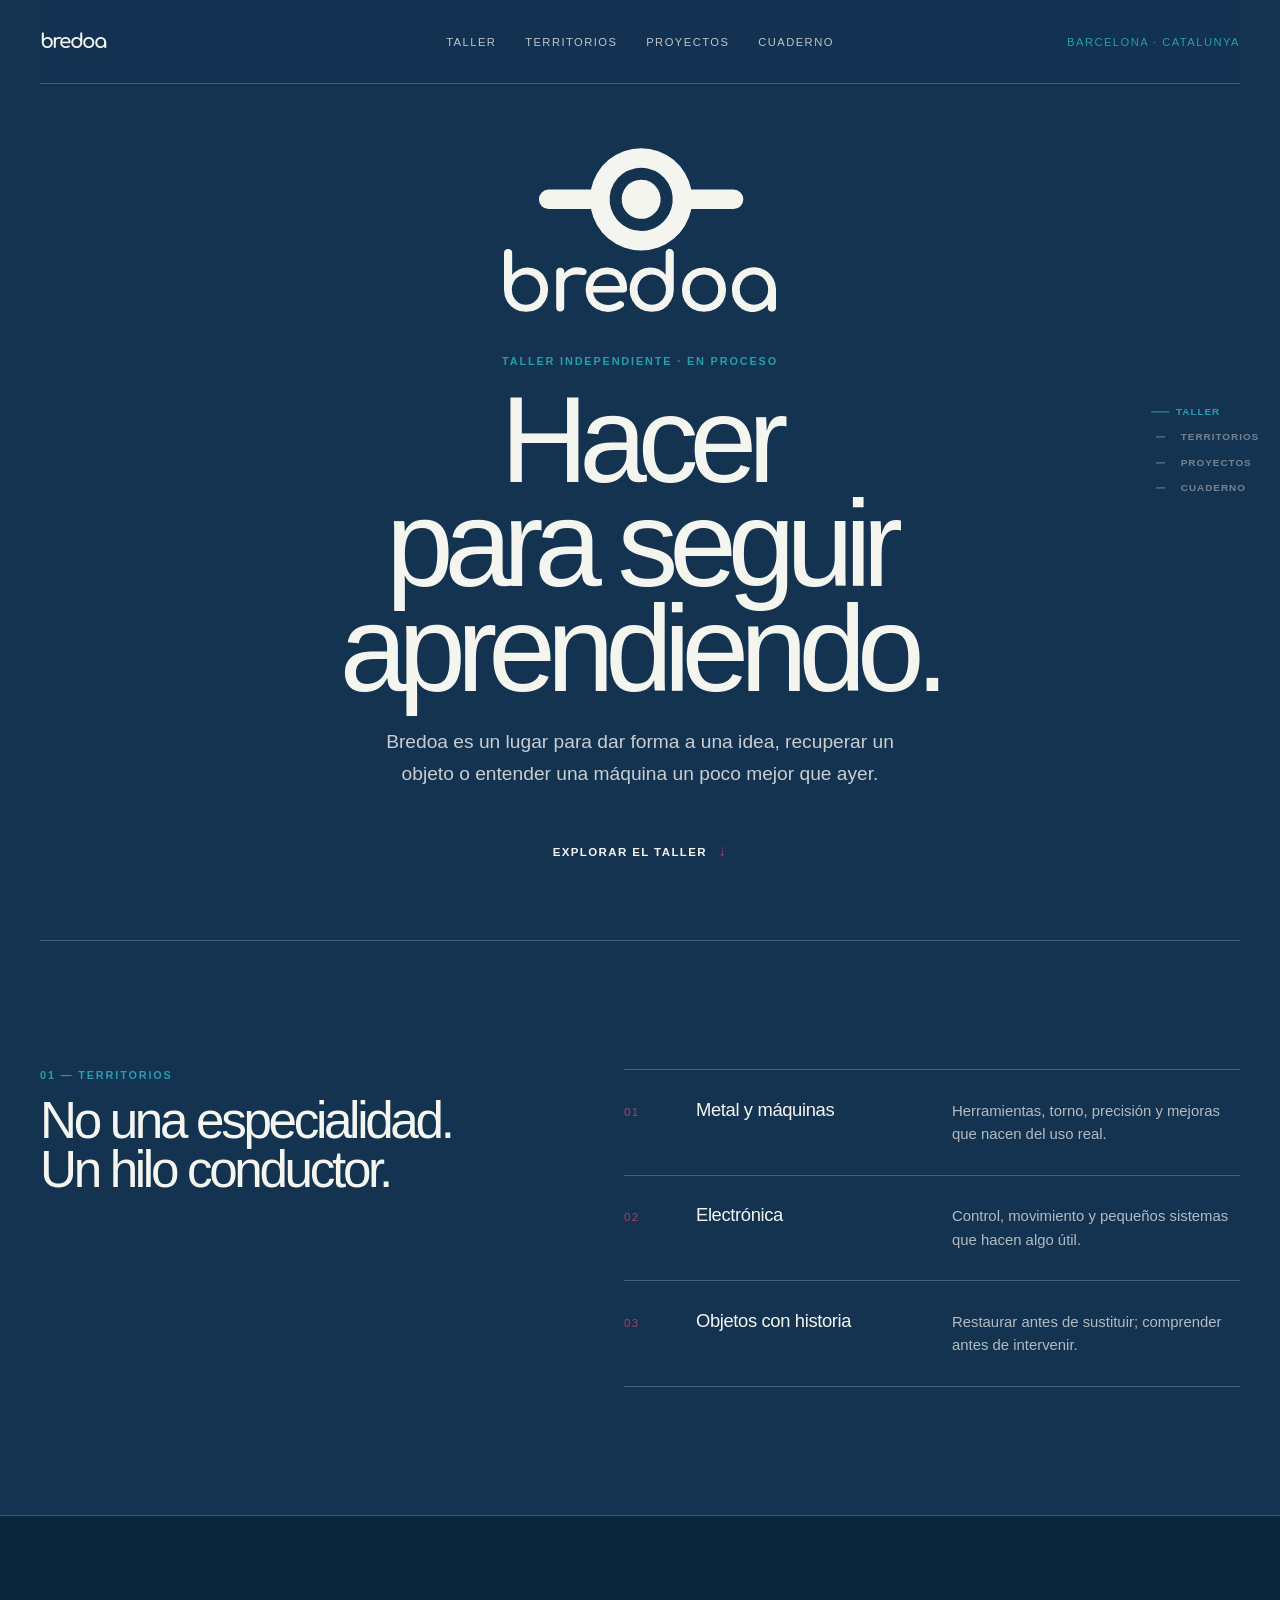
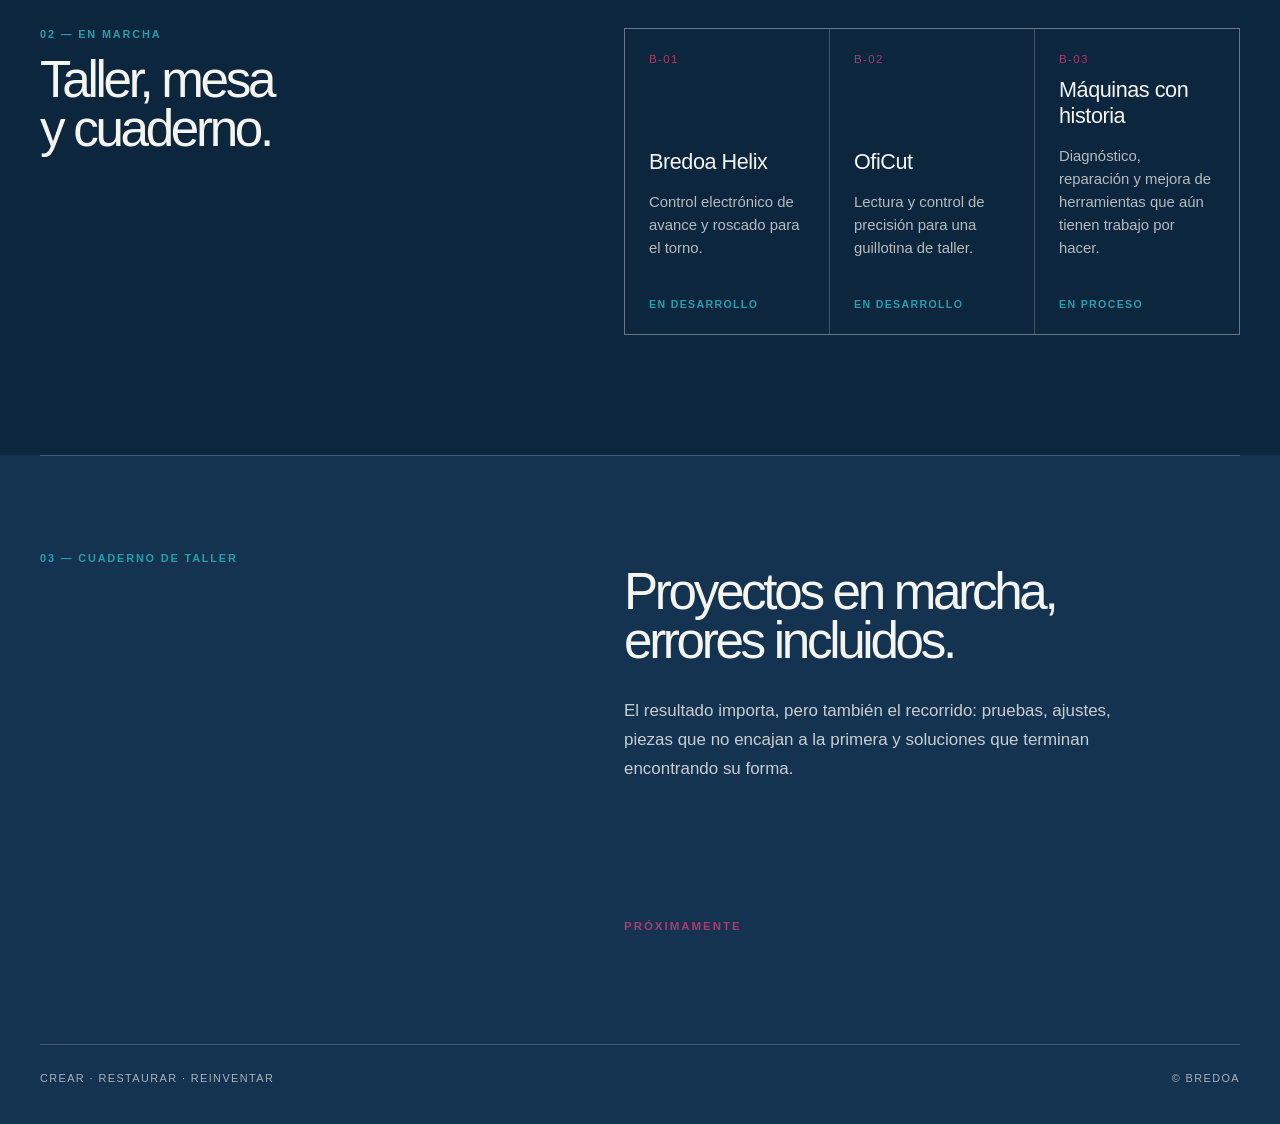
<file: index.html>
<!doctype html>
<html lang="es">
<head>
  <meta charset="utf-8">
  <meta name="viewport" content="width=device-width, initial-scale=1">
  <meta name="description" content="Bredoa — un taller para crear, restaurar y reinventar.">
  <title>Bredoa — Taller</title>
  <link rel="preconnect" href="https://fonts.googleapis.com">
  <link rel="preconnect" href="https://fonts.gstatic.com" crossorigin>
  <link href="https://fonts.googleapis.com/css2?family=Comfortaa:wght@400;500;600;700&display=swap" rel="stylesheet">
  <link rel="stylesheet" href="styles.css">
  <script src="app.js" defer></script>
</head>
<body>
  <header class="site-header">
    <a href="#taller" aria-label="Bredoa, inicio" class="wordmark">bredoa</a>
    <nav aria-label="Navegación principal">
      <a href="#taller">Taller</a>
      <a href="#territorios">Territorios</a>
      <a href="#proyectos">Proyectos</a>
      <a href="#cuaderno">Cuaderno</a>
    </nav>
    <div class="header-symbol" aria-hidden="true"></div>
    <span class="place">Barcelona · Catalunya</span>
  </header>

  <aside class="section-rail" aria-label="Recorrido de la página">
    <a href="#taller" data-section-link><span>00</span>Taller</a>
    <a href="#territorios" data-section-link><span>01</span>Territorios</a>
    <a href="#proyectos" data-section-link><span>02</span>Proyectos</a>
    <a href="#cuaderno" data-section-link><span>03</span>Cuaderno</a>
  </aside>

  <main>
    <section class="hero" id="taller" data-section aria-labelledby="hero-title">
      <div class="monogram" role="img" aria-label="Logotipo de Bredoa"></div>
      <p class="eyebrow reveal">Taller independiente · en proceso</p>
      <h1 id="hero-title" class="reveal">Hacer<br>para seguir<br>aprendiendo.</h1>
      <p class="intro reveal">Bredoa es un lugar para dar forma a una idea, recuperar un objeto o entender una máquina un poco mejor que ayer.</p>
      <a class="scroll-cue reveal" href="#territorios">Explorar el taller <span aria-hidden="true">↓</span></a>
    </section>

    <section class="territories" id="territorios" data-section aria-labelledby="territories-title">
      <div class="section-heading reveal">
        <p class="eyebrow">01 — Territorios</p>
        <h2 id="territories-title">No una especialidad.<br>Un hilo conductor.</h2>
      </div>
      <div class="territory-list">
        <article class="reveal">
          <p class="index">01</p>
          <h3>Metal y máquinas</h3>
          <p>Herramientas, torno, precisión y mejoras que nacen del uso real.</p>
        </article>
        <article class="reveal">
          <p class="index">02</p>
          <h3>Electrónica</h3>
          <p>Control, movimiento y pequeños sistemas que hacen algo útil.</p>
        </article>
        <article class="reveal">
          <p class="index">03</p>
          <h3>Objetos con historia</h3>
          <p>Restaurar antes de sustituir; comprender antes de intervenir.</p>
        </article>
      </div>
    </section>

    <section class="projects" id="proyectos" data-section aria-labelledby="projects-title">
      <div class="section-heading reveal">
        <p class="eyebrow">02 — En marcha</p>
        <h2 id="projects-title">Taller, mesa<br>y cuaderno.</h2>
      </div>
      <div class="project-grid">
        <article class="project-card reveal">
          <p class="project-code">B-01</p>
          <h3>Bredoa Helix</h3>
          <p>Control electrónico de avance y roscado para el torno.</p>
          <span>En desarrollo</span>
        </article>
        <article class="project-card reveal">
          <p class="project-code">B-02</p>
          <h3>OfiCut</h3>
          <p>Lectura y control de precisión para una guillotina de taller.</p>
          <span>En desarrollo</span>
        </article>
        <article class="project-card reveal">
          <p class="project-code">B-03</p>
          <h3>Máquinas con historia</h3>
          <p>Diagnóstico, reparación y mejora de herramientas que aún tienen trabajo por hacer.</p>
          <span>En proceso</span>
        </article>
      </div>
    </section>

    <section class="notebook" id="cuaderno" data-section aria-labelledby="notebook-title">
      <p class="eyebrow reveal">03 — Cuaderno de taller</p>
      <div class="reveal">
        <h2 id="notebook-title">Proyectos en marcha,<br>errores incluidos.</h2>
        <p>El resultado importa, pero también el recorrido: pruebas, ajustes, piezas que no encajan a la primera y soluciones que terminan encontrando su forma.</p>
      </div>
      <p class="status reveal">Próximamente</p>
    </section>
  </main>

  <footer>
    <span>Crear · Restaurar · Reinventar</span>
    <span>© Bredoa</span>
  </footer>
</body>
</html>
</file>
<file: styles.css>
:root {
  --navy: #143351;
  --navy-deep: #0c263e;
  --paper: #f5f5f0;
  --cyan: #279ead;
  --magenta: #a93c6a;
  --line: rgb(245 245 240 / 22%);
}

* { box-sizing: border-box; }
html { scroll-behavior: smooth; background: var(--navy-deep); }
body { margin: 0; background: var(--navy); color: var(--paper); font-family: Arial, Helvetica, sans-serif; }
a { color: inherit; }

.site-header,
main,
footer { width: min(1200px, calc(100% - 3rem)); margin: 0 auto; }

.site-header {
  position: sticky;
  top: 0;
  z-index: 10;
  display: grid;
  grid-template-columns: 1fr auto 1fr;
  align-items: center;
  min-height: 5.25rem;
  border-bottom: 1px solid var(--line);
  background: rgb(20 51 81 / 88%);
  backdrop-filter: blur(12px);
  font-size: .7rem;
  letter-spacing: .13em;
  text-transform: uppercase;
}

.wordmark {
  color: var(--paper);
  font: 700 1.25rem/1 "Comfortaa", Arial, sans-serif;
  letter-spacing: -.09em;
  text-decoration: none;
  text-transform: lowercase;
}

.site-header nav { display: flex; gap: 1.8rem; transition: opacity .3s ease; }
.site-header nav a { color: rgb(245 245 240 / 76%); text-decoration: none; }
.site-header nav a:hover, .scroll-cue:hover { color: var(--cyan); }
.place { justify-self: end; color: var(--cyan); }
.header-symbol {
  position: absolute;
  left: 50%;
  width: 4.25rem;
  aspect-ratio: 1.66;
  background: var(--paper);
  opacity: 0;
  pointer-events: none;
  transform: translateX(-50%) translateY(-.25rem) scale(.85);
  transition: opacity .3s ease, transform .3s ease;
  -webkit-mask: url("assets/logobredoa.svg") center / contain no-repeat;
  mask: url("assets/logobredoa.svg") center / contain no-repeat;
}
.is-scrolled .site-header nav { opacity: 0; pointer-events: none; }
.is-scrolled .header-symbol { opacity: 1; transform: translateX(-50%) translateY(0) scale(1); }

.section-rail {
  position: fixed;
  z-index: 5;
  top: 50%;
  right: max(1.3rem, calc((100vw - 1440px) / 2));
  display: grid;
  gap: .9rem;
  transform: translateY(-50%);
}
.section-rail a {
  display: grid;
  grid-template-columns: 1.55rem auto;
  align-items: center;
  color: rgb(245 245 240 / 42%);
  font-size: .62rem;
  font-weight: 700;
  letter-spacing: .1em;
  text-decoration: none;
  text-transform: uppercase;
  transition: color .25s ease, transform .25s ease;
}
.section-rail a::before { content: ""; width: .55rem; height: 1px; background: currentColor; transition: width .25s ease; }
.section-rail a span { display: none; }
.section-rail a:hover, .section-rail .is-active { color: var(--cyan); transform: translateX(-.3rem); }
.section-rail .is-active::before { width: 1.1rem; }

.hero {
  --journey-progress: 0;
  display: flex;
  min-height: calc(100vh - 5.25rem);
  flex-direction: column;
  align-items: center;
  justify-content: center;
  padding: 4rem 0 5rem;
  text-align: center;
}

.monogram {
  width: clamp(13rem, 24vw, 17rem);
  aspect-ratio: 1.66;
  margin-bottom: 2.7rem;
  background: var(--paper);
  opacity: calc(1 - var(--journey-progress) * .58);
  transform: translateY(calc(var(--journey-progress) * -2.4rem)) scale(calc(1 - var(--journey-progress) * .18));
  transform-origin: center;
  -webkit-mask: url("assets/logobredoa.svg") center / contain no-repeat;
  mask: url("assets/logobredoa.svg") center / contain no-repeat;
}

.eyebrow { margin: 0; color: var(--cyan); font-size: .68rem; font-weight: 700; letter-spacing: .17em; text-transform: uppercase; }
h1, h2, h3, p { margin-top: 0; }
h1 { max-width: 980px; margin: 1.3rem 0 1.5rem; font-size: clamp(3.5rem, 9.5vw, 8.7rem); font-weight: 400; letter-spacing: -.075em; line-height: .86; }
.intro { max-width: 34rem; margin: 0; color: rgb(245 245 240 / 80%); font-size: clamp(1rem, 1.5vw, 1.2rem); line-height: 1.7; }
.scroll-cue { margin-top: 3.2rem; color: var(--paper); font-size: .72rem; font-weight: 700; letter-spacing: .12em; text-decoration: none; text-transform: uppercase; }
.scroll-cue span { padding-left: .4rem; color: var(--magenta); font-size: 1rem; }

.territories,
.projects,
.notebook { position: relative; }

.territories { display: grid; grid-template-columns: .9fr 1.1fr; gap: 5rem; padding: 8rem 0; border-top: 1px solid var(--line); }
.section-heading h2, .notebook h2 { margin: 1rem 0 0; font-size: clamp(2.5rem, 4vw, 4.4rem); font-weight: 400; letter-spacing: -.065em; line-height: .95; }
.territory-list { border-top: 1px solid var(--line); }
.territory-list article { display: grid; grid-template-columns: 3.5rem 1fr minmax(12rem, 18rem); gap: 1rem; align-items: baseline; padding: 1.8rem 0; border-bottom: 1px solid var(--line); }
.index, .project-code { color: var(--magenta); font-size: .72rem; letter-spacing: .12em; }
h3 { margin-bottom: 0; font-size: 1.15rem; font-weight: 400; letter-spacing: -.02em; }
.territory-list article > p:last-child { margin-bottom: 0; color: rgb(245 245 240 / 70%); font-size: .93rem; line-height: 1.55; }

.projects {
  display: grid;
  grid-template-columns: .9fr 1.1fr;
  gap: 5rem;
  margin-left: min(0px, calc((1200px - 100vw) / 2));
  margin-right: min(0px, calc((1200px - 100vw) / 2));
  padding: 7rem max(0px, calc((100vw - 1200px) / 2)) 7.5rem;
  background: var(--navy-deep);
  border-top: 1px solid var(--line);
}
.project-grid { display: grid; grid-template-columns: repeat(3, 1fr); gap: 1px; background: var(--line); border: 1px solid var(--line); }
.project-card { display: flex; min-height: 19rem; flex-direction: column; padding: 1.5rem; background: var(--navy-deep); transition: background .3s ease, transform .3s ease; }
.project-card:hover { background: #10304d; transform: translateY(-.35rem); }
.project-card h3 { margin: auto 0 1rem; font-size: 1.35rem; }
.project-card > p:not(.project-code) { margin-bottom: 2.4rem; color: rgb(245 245 240 / 72%); font-size: .93rem; line-height: 1.55; }
.project-card span { color: var(--cyan); font-size: .66rem; font-weight: 700; letter-spacing: .13em; text-transform: uppercase; }

.notebook { display: grid; grid-template-columns: .9fr 1.1fr; gap: 5rem; padding: 6rem 0 7rem; border-top: 1px solid var(--line); }
.notebook > div > p { max-width: 33rem; margin: 2rem 0 0; color: rgb(245 245 240 / 80%); font-size: 1.06rem; line-height: 1.7; }
.status { grid-column: 2; margin: 3.5rem 0 0; color: var(--magenta); font-size: .72rem; font-weight: 700; letter-spacing: .17em; text-transform: uppercase; }

.reveal { opacity: 0; transform: translateY(1.2rem); transition: opacity .65s ease, transform .65s cubic-bezier(.2, .8, .2, 1); }
.reveal.is-visible { opacity: 1; transform: translateY(0); }
.territory-list .reveal:nth-child(2), .project-card:nth-child(2) { transition-delay: .1s; }
.territory-list .reveal:nth-child(3), .project-card:nth-child(3) { transition-delay: .2s; }

footer { display: flex; justify-content: space-between; gap: 1rem; padding: 1.7rem 0 2.5rem; border-top: 1px solid var(--line); color: rgb(245 245 240 / 66%); font-size: .68rem; letter-spacing: .13em; text-transform: uppercase; }

@media (max-width: 1020px) {
  .section-rail { display: none; }
  .projects { margin-inline: 0; padding-inline: 0; }
}

@media (max-width: 760px) {
  .site-header, main, footer { width: min(100% - 2rem, 1200px); }
  .site-header { grid-template-columns: 1fr auto; }
  .site-header nav { display: none; }
  .place { font-size: .58rem; }
  .header-symbol { display: none; }
  .hero { min-height: calc(100svh - 5.25rem); }
  .territories, .projects, .notebook { display: block; padding: 5rem 0; }
  .territory-list, .project-grid { margin-top: 3rem; }
  .territory-list article { grid-template-columns: 2.5rem 1fr; }
  .territory-list article > p:last-child { grid-column: 2; margin-top: 0; }
  .project-grid { grid-template-columns: 1fr; }
  .project-card { min-height: 14rem; }
  .notebook > div { margin-top: 2.8rem; }
  .status { margin-top: 3rem; }
}

@media (prefers-reduced-motion: reduce) {
  html { scroll-behavior: auto; }
  .reveal { opacity: 1; transform: none; transition: none; }
  .monogram, .site-header nav, .header-symbol { transition: none; }
}
</file>
